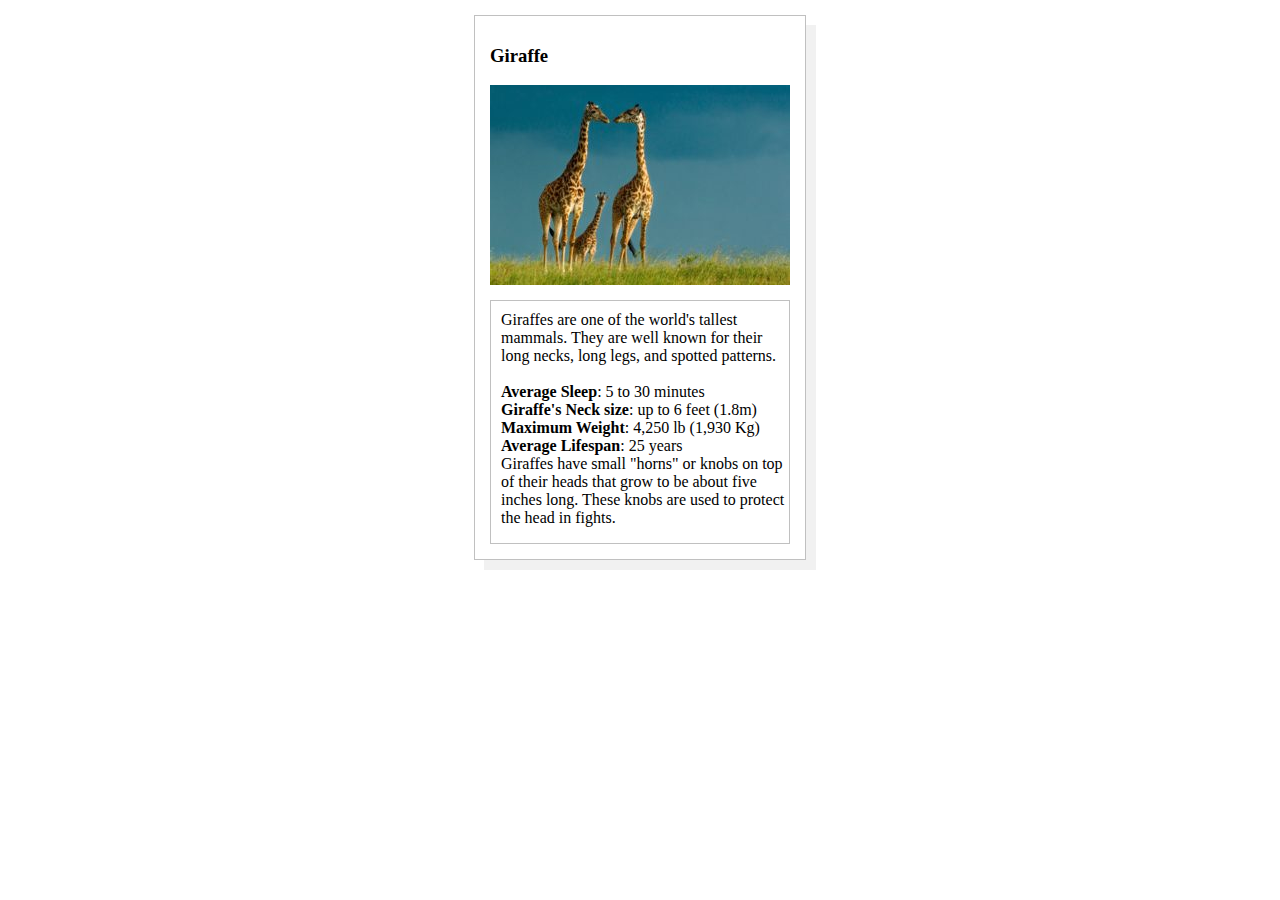
<file: animal-trading-cards/index.html>
<!DOCTYPE html>
<html>
<head>
	<meta charset="utf-8">
	<title>Animal Trading Cards</title>
	<link rel="stylesheet" type="text/css" href="styles.css">
</head>
<body>
	<div class="container">
		<!-- your favorite animal's name goes here -->
		<h3>Giraffe</h3>
		<!-- your favorite animal's image goes here -->
		<img src="Giraffe.jpg" alt="Giraffe">
		<div class="info">
			<!-- your favorite animal's interesting fact goes here -->
			<p id="fact">Giraffes are one of the world's tallest mammals. They
			are well known for their long necks, long legs, and
			spotted patterns. </p>
			<ul>
				<!-- your favorite animal's list items go here -->
				<li><span>Average Sleep</span>: 5 to 30 minutes</li>
				<li><span>Giraffe's Neck size</span>: up to 6 feet (1.8m)</li>
				<li><span>Maximum Weight</span>: 4,250 lb (1,930 Kg)</li>
				<li><span>Average Lifespan</span>: 25 years</li>
			</ul>
			<!-- your favorite animal's description goes here -->
			<p id="description">Giraffes have small "horns" or knobs on top of their heads that grow to be about five inches long. These knobs are used to protect the head in fights.</p>
		</div>
	</div>
</body>
</html>
</file>
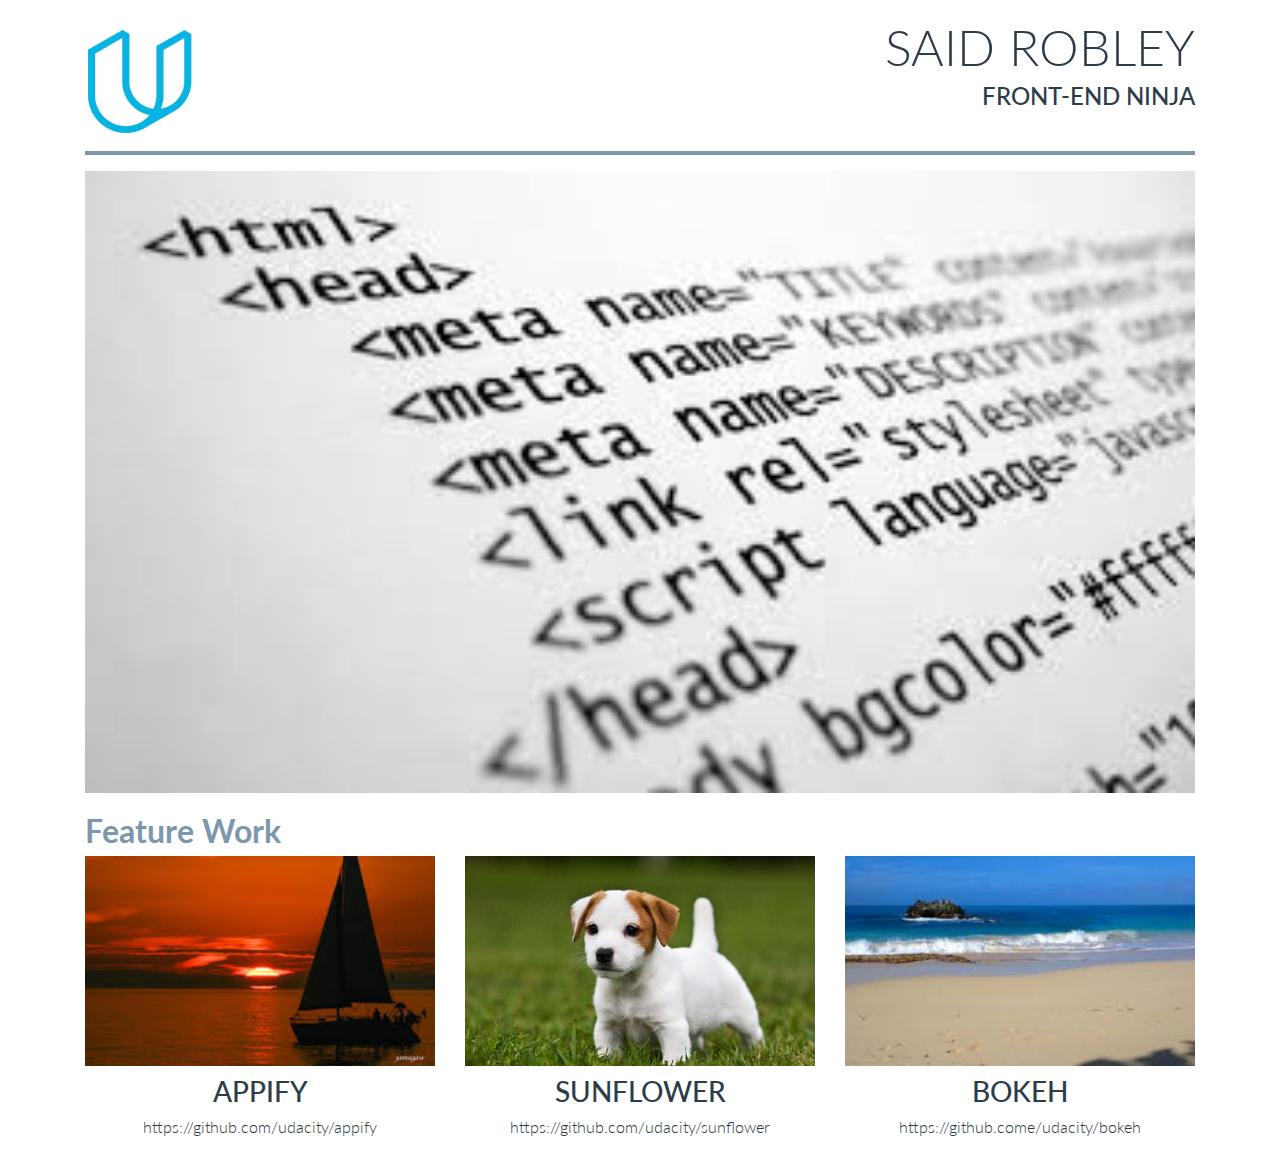
<file: build-profile-site/index.html>
<!DOCTYPE html>
<html>
<head>
	<title>Said Robley</title>

	<meta charset="UTF-8">
	<meta http-equiv="X-UA-Compatible" content="IE=edge">
	<meta name="viewport" content="width=device-width, initial-scale=1">
	<link href="https://fonts.googleapis.com/css?family=Lato:100,300" rel="stylesheet">
    <link rel="stylesheet" href="bootstrap/css/bootstrap.min.css">
	<link rel="stylesheet" href="css/style.css">
</head>
	<body>
		<div class="container">
		 	<header>
		 		<div class="row header">
					<div class="col-md-6 col-sm-6 col-lg-6">
						<img class="img-responsive logo" src="images/udacity.png" alt="udacity logo">
					</div>
					<div class="col-md-6 col-sm-6 col-lg-6 text-right text-uppercase">
						<h1 class="name">Said Robley</h1>
						<h4 class="description">Front-End Ninja</h4>
					</div>
				</div>	
		 	</header>

		 	<nav>
		 		<div class="row">
					<div class="col-md-12">
						<hr>
					</div>
				</div>
		 	</nav>
			
		 	<main>
		 		<article>
			 		<div class="row">
						<div class="col-md-12 main">
							<img class="img-responsive" src="images/img3.jpeg" alt="html code">
						</div>
					</div>

					<div class="row">
						<div class="col-md-12">
							<h2 class="feature">Feature Work</h2>
						</div>
					
					</div>
				</article>

				<article>
					<div class="row text-center">
						<div class="col-md-4 footer">
							<img class="img-responsive" src="images/sunset.jpeg" alt="sunset picture"> 
							<h3 class="text-uppercase">Appify</h3>
							<p>https://github.com/udacity/appify</p>
						</div>
						<div class="col-md-4 footer">
							<img class="img-responsive" src="images/puppy.jpeg" alt="puppy picture"> 
							<h3 class="text-uppercase">Sunflower</h3>
							<p>https://github.com/udacity/sunflower</p>
						</div>
						<div class="col-md-4 footer">
							<img class="img-responsive" src="images/beach.jpeg" alt="beach"> 
							<h3 class="text-uppercase">Bokeh</h3>
							<p>https://github.come/udacity/bokeh</p>
						</div>
					</div>
				</article>
					
		 	</main>
			
			
		</div>
				
	</body>
</html>
</file>
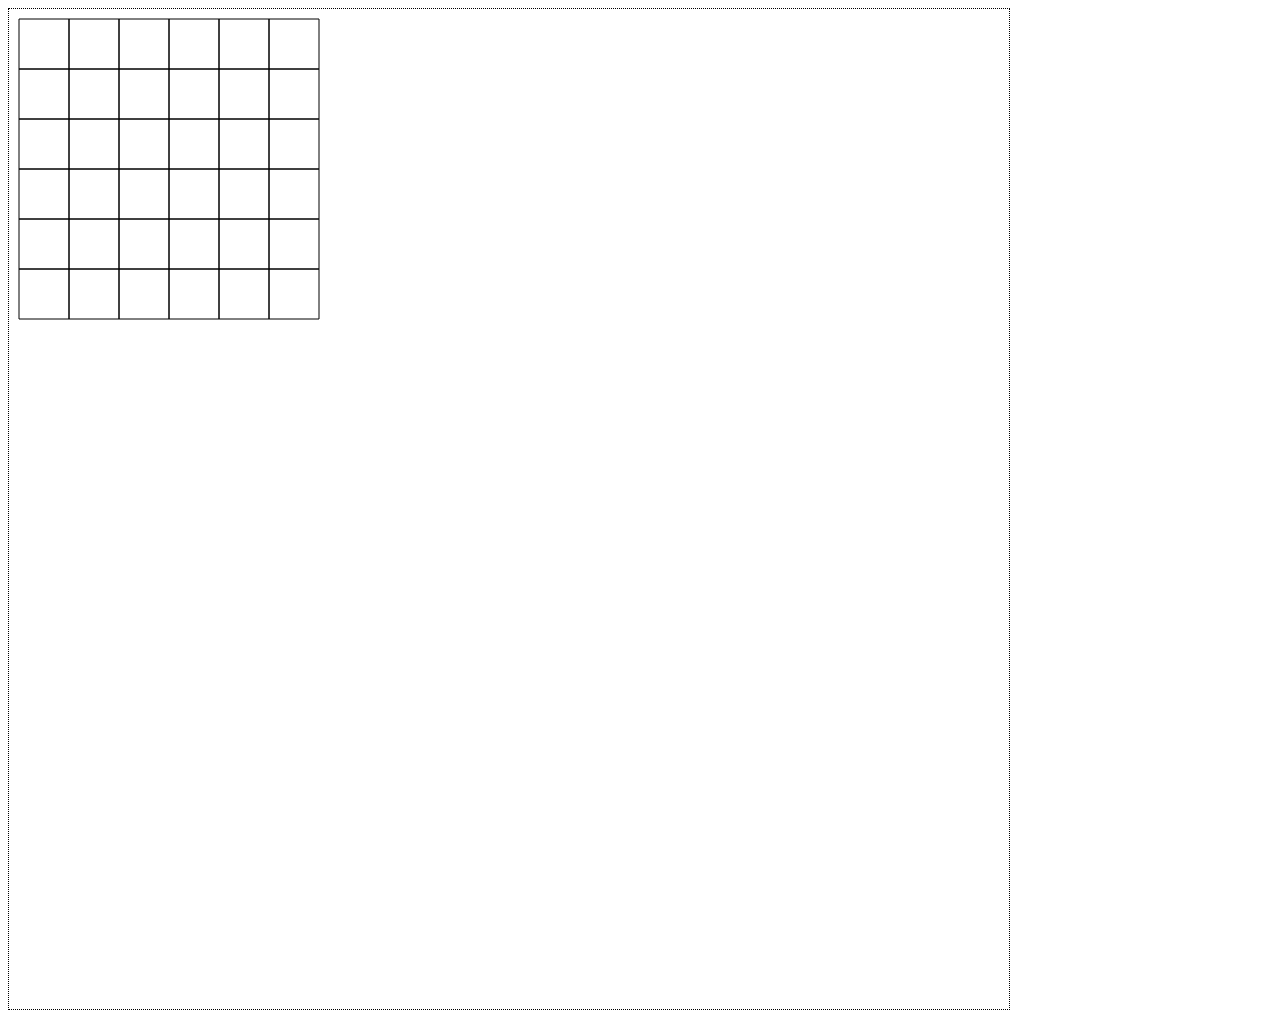
<file: draw-canvas/index.html>
<!DOCTYPE html>
<html lang="en">
<head>
    <meta charset="UTF-8">
    <meta name="viewport" content="width=device-width, initial-scale=1.0">
    <meta http-equiv="X-UA-Compatible" content="ie=edge">
    <title>Document</title>
    <style>
        canvas {
            border: 1px dotted black;
        }
    </style>
</head>
<body>
    <canvas id="a" width="1000" height="1000"></canvas>
    <script type="text/javascript" src="script.js"></script>
</body>
</html>
</file>
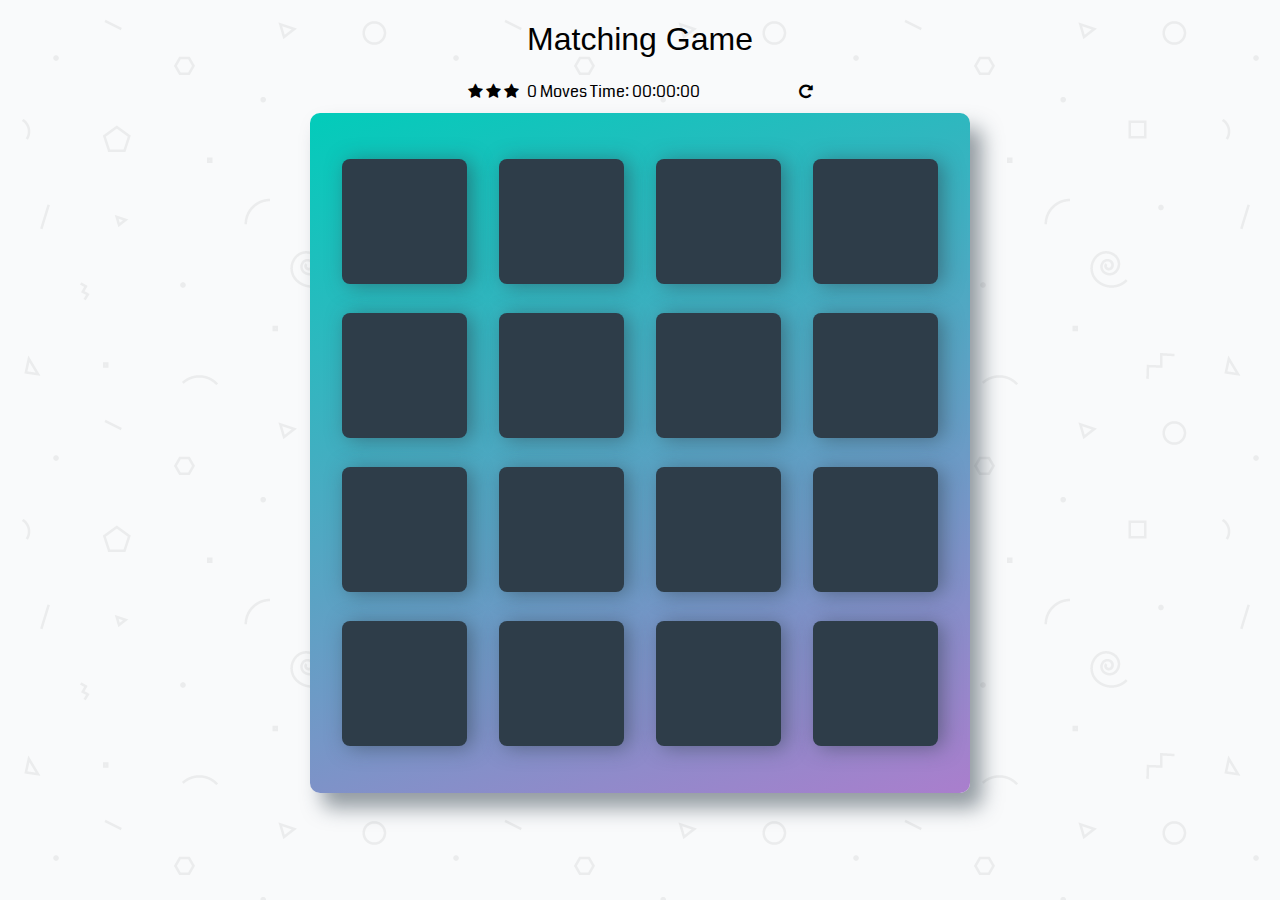
<file: memory-game/index.html>
<!doctype html>
<html lang="en">
<head>
    <meta charset="utf-8">
    <title>Matching Game</title>
    <meta name="description" content="">
    <link rel="stylesheet prefetch" href="https://maxcdn.bootstrapcdn.com/font-awesome/4.6.1/css/font-awesome.min.css">
    <link rel="stylesheet prefetch" href="https://fonts.googleapis.com/css?family=Coda">
    <link rel="stylesheet" href="css/app.css">
    
</head>
<body>

    <div class="container">
        <header>
            <h1>Matching Game</h1>
            
        </header>

        <section class="score-panel">
        	<ul class="stars">
        		<li><i class="fa fa-star"></i></li>
        		<li><i class="fa fa-star"></i></li>
        		<li><i class="fa fa-star"></i></li>
        	</ul>

        	<span class="moves">0 </span> Moves
            <span> Time: </span><span class="clock">00:00:00</span>

            <div class="restart">
                <i class="fa fa-repeat"></i>
                
            </div>

        </section>
        <ul class="deck">
          
            
        </ul>

        <!-- The Win Modal -->
        <div id="win-modal" class="modal">
            <!-- Modal content -->
            <div class="modal-content">
                <p>Congratulations! You Won!</p>
                <p>NUMBER OF MOVES: <span class="moves">0</span></p>
                <p>NUMBER OF STARS: <span class="numStars">3</span></p>
                <p>COMPLETION TIME: <span class="timer">00:00:00</span></p>
                <button class="playAgain">PLAY AGAIN!</button>
             </div>

        </div>

        
    </div>
    <script src="https://ajax.googleapis.com/ajax/libs/jquery/3.2.1/jquery.min.js"></script>
    <script src="js/easytimer.min.js"></script>
    <script src="js/app.js"></script>
  
    
</body>
</html>
</file>
<file: animal-trading-cards/styles.css>
/* add your CSS here */


.container {
	border: 1px solid silver;
	width: 310px;
	font-family: "Times New Roman", Times, serif;
	margin: 15px auto;
	box-shadow: 10px 10px #F1F1F1;
	padding: 10px 10px;
}
img, h3{
	display: block;
	padding: 0px 5px;
	text-decoration: bold;
}

.info {
	border: 1px solid silver;
	margin: 15px 5px 5px 5px;
	padding-left: 10px;
}

#fact {
	margin-top: 10px;
	margin-bottom: 0px;
}

ul {
	list-style: none;
	display: inline;

}
span {
	font-weight: bold;
	
}


#description {
	margin-top: 0px;
}
</file>
<file: build-profile-site/css/style.css>
body {
	margin: 20px;
	font-family: 'Lato', sans-serif;
	color: #2d3c49;
	font-weight: 300;
}

hr {
	border: 2px solid #7d97ad;
}

.feature {
	color: #7D97AD;
	font-weight: bold;
	margin-top: 20px;
}

.logo {

}
.name {
	font-weight: 300;
	font-size: 50px;
}
.description {
	font-weight: 500;
}
.main img {
	width: 100%;
}

.footer img {
	width: 100%;
}

.footer h3 {
	padding-top: 10px;
	padding-bottom: 0px;
}



@media only screen and (max-width: 768px) {
 
  .header img {
  	display: block;
  	margin: auto;
  }
  h1, h4 {
  	text-align: center;
  }
}

@media only screen and (max-width: 480px) {
  
  .header img {
  	display: block;
  	margin: auto;
  }
  h1, h4 {
  	text-align: center;
  }
}
</file>
<file: memory-game/css/app.css>
html {
    box-sizing: border-box;
}

*,
*::before,
*::after {
    box-sizing: inherit;
}

html,
body {
    width: 100%;
    height: 100%;
    margin: 0;
    padding: 0;
}

body {
    background: #ffffff url('../img/geometry2.png'); /* Background pattern from Subtle Patterns */
    font-family: 'Coda', cursive;
}

.container {
    display: flex;
    justify-content: center;
    align-items: center;
    flex-direction: column;
}

h1 {
    font-family: 'Open Sans', sans-serif;
    font-weight: 300;
}

/*
 * Styles for the deck of cards
 */

.deck {
    width: 660px;
    min-height: 680px;
    background: linear-gradient(160deg, #02ccba 0%, #aa7ecd 100%);
    padding: 32px;
    border-radius: 10px;
    box-shadow: 12px 15px 20px 0 rgba(46, 61, 73, 0.5);
    display: flex;
    flex-wrap: wrap;
    justify-content: space-between;
    align-items: center;
    margin: 0 0 3em;
}

.deck .card {
    height: 125px;
    width: 125px;
    background: #2e3d49;
    font-size: 0;
    color: #ffffff;
    border-radius: 8px;
    cursor: pointer;
    display: flex;
    justify-content: center;
    align-items: center;
    box-shadow: 5px 2px 20px 0 rgba(46, 61, 73, 0.5);
}

.deck .card.open {
    transform: rotateY(0);
    background: #02b3e4;
    cursor: default;
}

.deck .card.show {
    font-size: 33px;
}

.deck .card.match {
    cursor: default;
    background: #02ccba;
    font-size: 33px;
}

/*
 * Styles for the Score Panel
 */

.score-panel {
    text-align: left;
    width: 345px;
    margin-bottom: 10px;
}

.score-panel .stars {
    margin: 0;
    padding: 0;
    display: inline-block;
    margin: 0 5px 0 0;
}

.score-panel .stars li {
    list-style: none;
    display: inline-block;
}

.score-panel .restart {
    float: right;
    cursor: pointer;
}

.playAgain{
    background-color: rgb(62, 131, 62);
    width: 100px;
    height: 50px;
}
</file>
